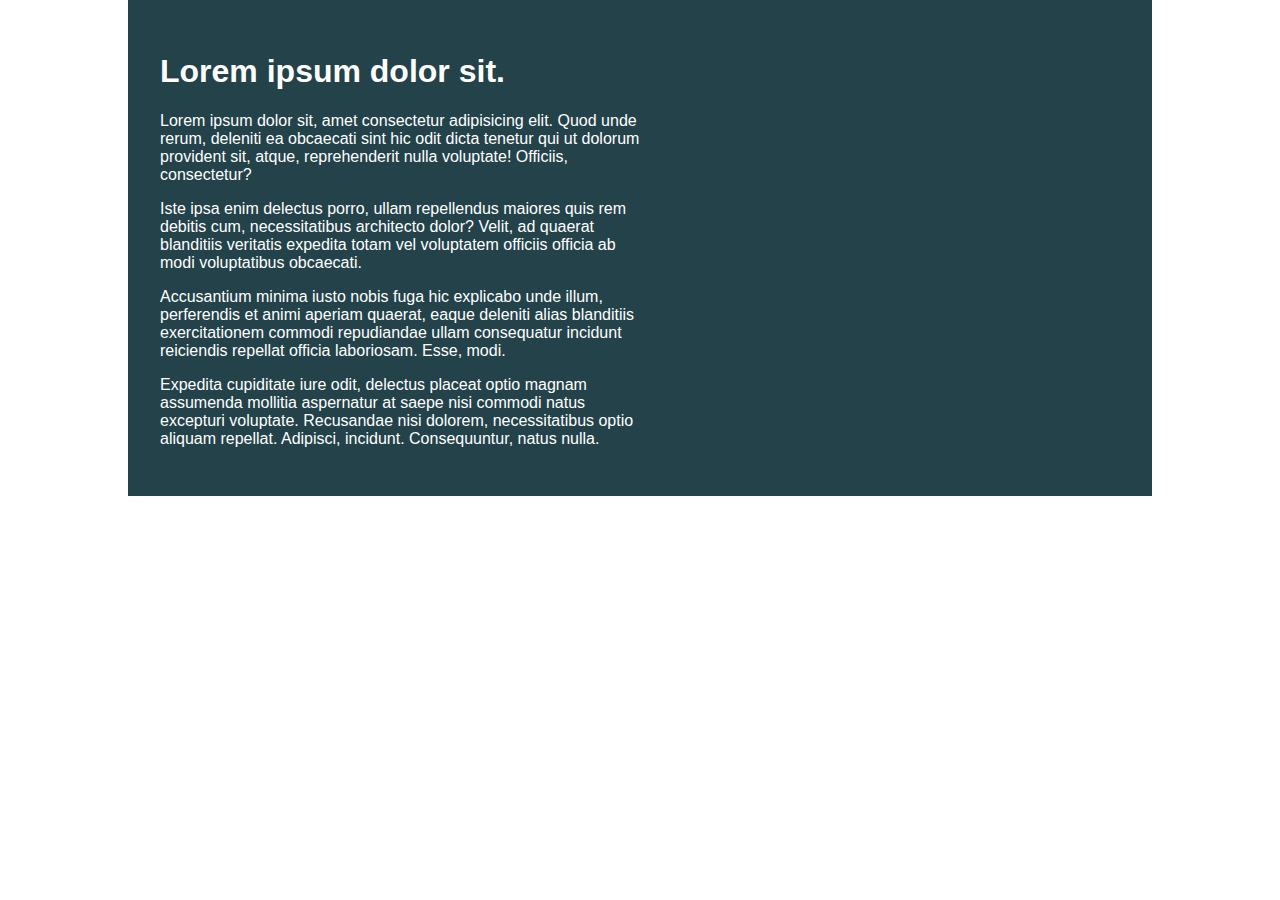
<file: challenge01/index.html>
<!DOCTYPE html>
<html lang="en">

<head>
    <meta charset="UTF-8">
    <meta name="viewport" content="width=device-width, initial-scale=1.0">
    <title>Day 01</title>

    <link rel="stylesheet" href="style.css">
</head>

<body>
    <div class="container">
        <div class="intro-content">
            <h1>Lorem ipsum dolor sit.</h1>
            <p>Lorem ipsum dolor sit, amet consectetur adipisicing elit. Quod unde rerum, deleniti ea obcaecati sint hic
                odit dicta tenetur qui ut dolorum provident sit, atque, reprehenderit nulla voluptate! Officiis,
                consectetur?</p>
            <p>Iste ipsa enim delectus porro, ullam repellendus maiores quis rem debitis cum, necessitatibus architecto
                dolor? Velit, ad quaerat blanditiis veritatis expedita totam vel voluptatem officiis officia ab modi
                voluptatibus obcaecati.</p>
            <p>Accusantium minima iusto nobis fuga hic explicabo unde illum, perferendis et animi aperiam quaerat, eaque
                deleniti alias blanditiis exercitationem commodi repudiandae ullam consequatur incidunt reiciendis
                repellat officia laboriosam. Esse, modi.</p>
            <p>Expedita cupiditate iure odit, delectus placeat optio magnam assumenda mollitia aspernatur at saepe nisi
                commodi natus excepturi voluptate. Recusandae nisi dolorem, necessitatibus optio aliquam repellat.
                Adipisci, incidunt. Consequuntur, natus nulla.</p>
        </div>
    </div>
</body>

</html>
</file>
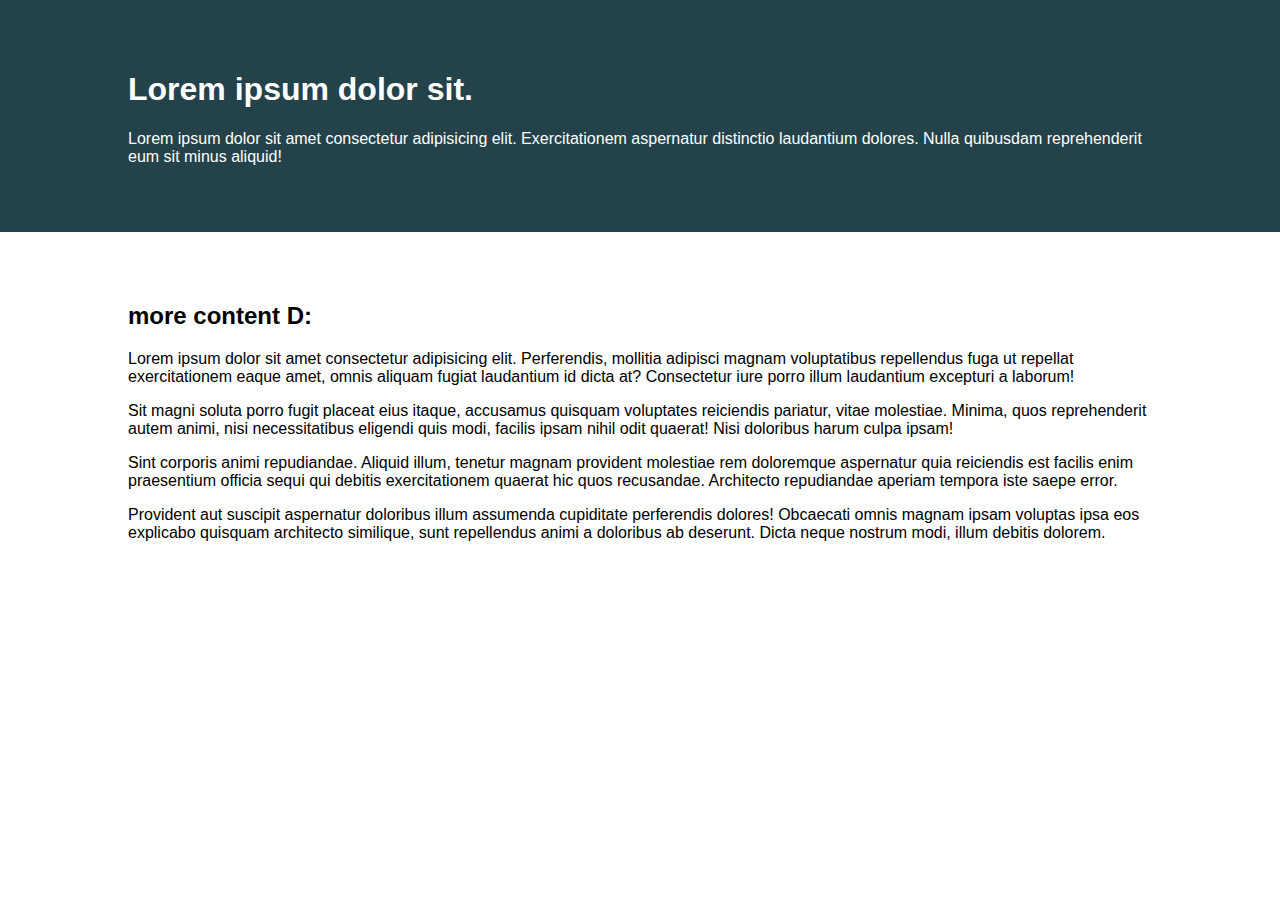
<file: challenge02/index.html>
<!DOCTYPE html>
<html lang="en">

<head>
    <meta charset="UTF-8">
    <meta name="viewport" content="width=device-width, initial-scale=1.0">
    <title>Day 01</title>

    <link rel="stylesheet" href="style.css">
</head>

<body>

    <div class="container">
        <div class="intro-content">
            <h1>Lorem ipsum dolor sit.</h1>
            <p>Lorem ipsum dolor sit amet consectetur adipisicing elit. Exercitationem aspernatur distinctio laudantium
                dolores. Nulla quibusdam reprehenderit eum sit minus aliquid!</p>
        </div>
    </div>

    <div class="more">
        <div class="more-content">
            <h2>more content D:</h2>
            <p>Lorem ipsum dolor sit amet consectetur adipisicing elit. Perferendis, mollitia adipisci magnam
                voluptatibus
                repellendus fuga ut repellat exercitationem eaque amet, omnis aliquam fugiat laudantium id dicta at?
                Consectetur
                iure porro illum laudantium excepturi a laborum!</p>
            <p>Sit magni soluta porro fugit placeat eius itaque, accusamus quisquam voluptates reiciendis pariatur,
                vitae
                molestiae. Minima, quos reprehenderit autem animi, nisi necessitatibus eligendi quis modi, facilis ipsam
                nihil
                odit quaerat! Nisi doloribus harum culpa ipsam!</p>
            <p>Sint corporis animi repudiandae. Aliquid illum, tenetur magnam provident molestiae rem doloremque
                aspernatur
                quia
                reiciendis est facilis enim praesentium officia sequi qui debitis exercitationem quaerat hic quos
                recusandae.
                Architecto repudiandae aperiam tempora iste saepe error.</p>
            <p>Provident aut suscipit aspernatur doloribus illum assumenda cupiditate perferendis dolores! Obcaecati
                omnis
                magnam ipsam voluptas ipsa eos explicabo quisquam architecto similique, sunt repellendus animi a
                doloribus
                ab
                deserunt. Dicta neque nostrum modi, illum debitis dolorem.</p>
        </div>
    </div>

</body>

</html>
</file>
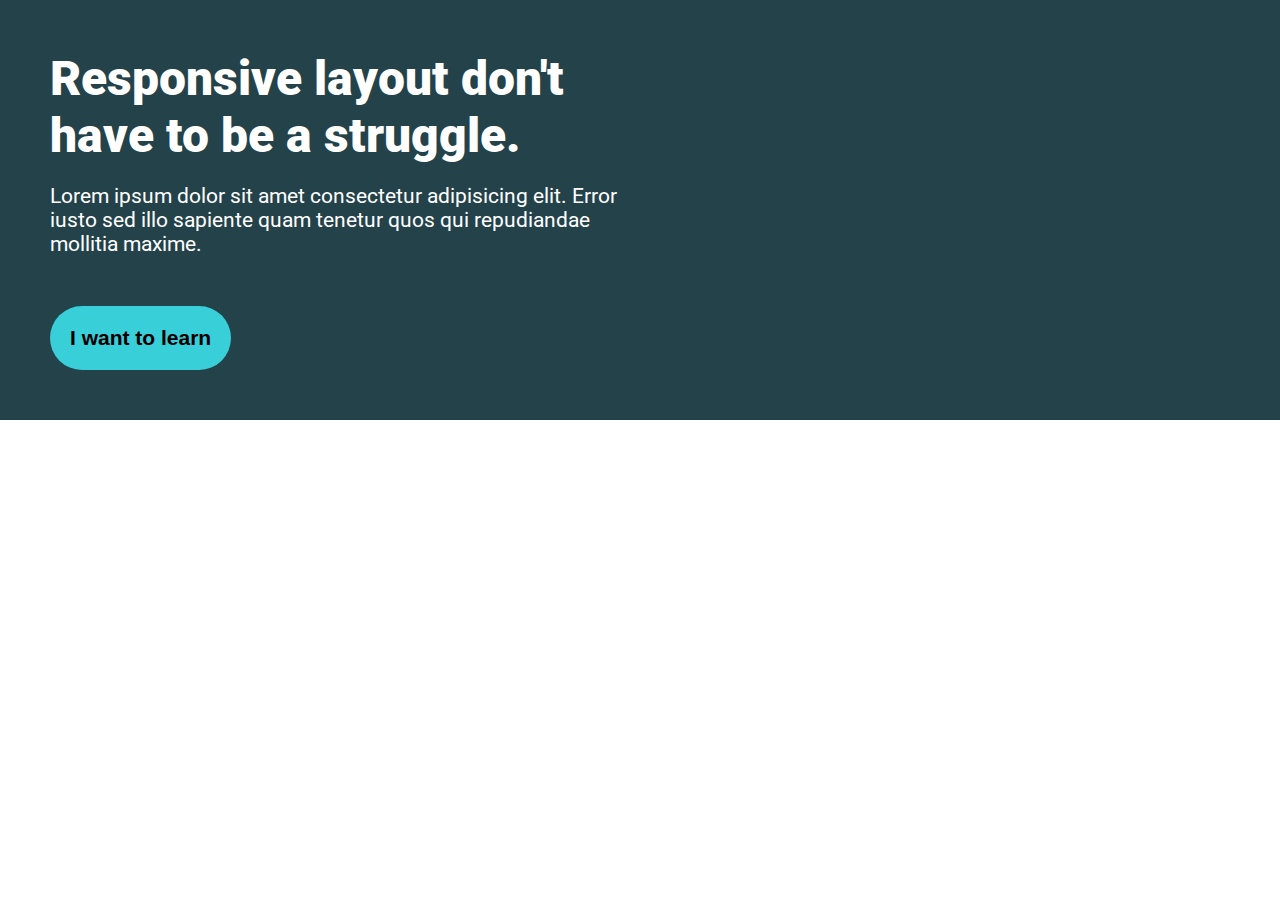
<file: challenge03/index.html>
<!DOCTYPE html>
<html lang="en">

<head>
    <meta charset="UTF-8">
    <meta name="viewport" content="width=device-width, initial-scale=1.0">
    <title>Challange 3</title>

    <link rel="stylesheet" href="style.css">
</head>

<body>
    <div class="background-container">
        <div class="container">
            <h1 class="heading">Responsive layout don't have to be a struggle.</h1>
            <p class="des">Lorem ipsum dolor sit amet consectetur adipisicing elit. Error iusto sed illo sapiente quam
                tenetur quos qui
                repudiandae mollitia maxime.</p>
            <button class="btn">I want to learn</button>
        </div>
    </div>
</body>

</html>
</file>
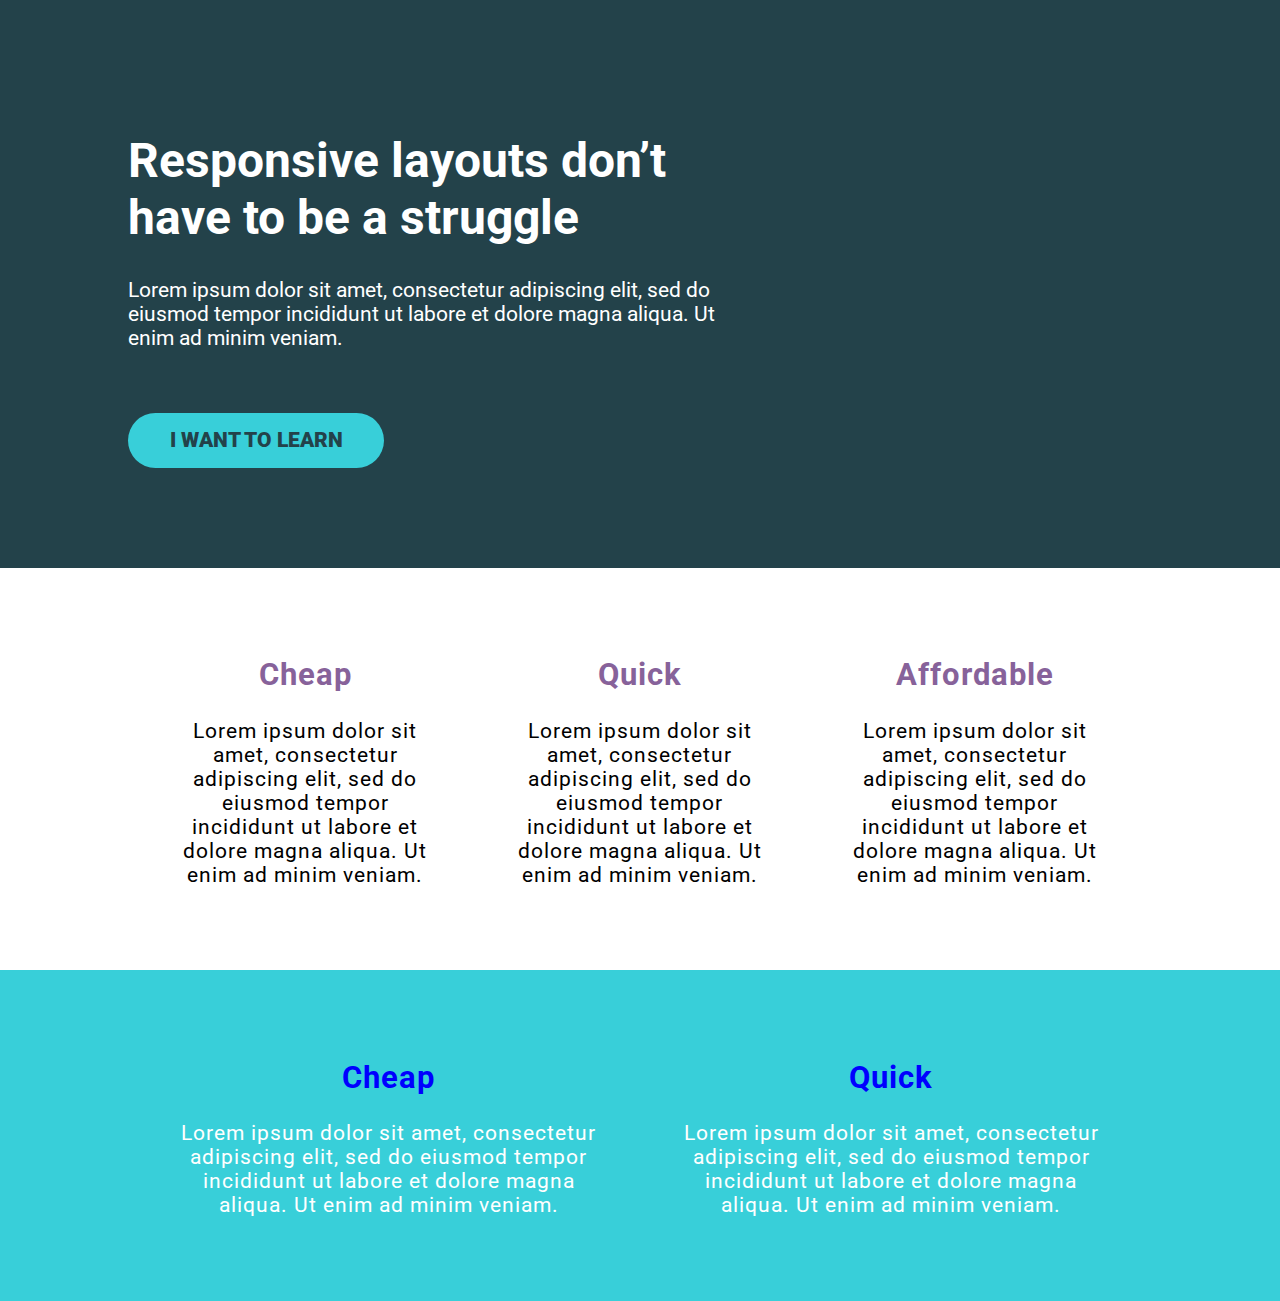
<file: challenge04/index.html>
<!DOCTYPE html>
<html lang="en">

<head>
    <meta charset="UTF-8">
    <meta name="viewport" content="width=device-width, initial-scale=1.0">
    <title>Challenge 04</title>
    <link href="https://fonts.googleapis.com/css2?family=Roboto:wght@400;900&display=swap" rel="stylesheet">
    <link rel="stylesheet" href="style.css">
</head>

<body>
    <div class="hero">
        <div class="container">
            <div class="hero__text">
                <h1>Responsive layouts don’t have to be a struggle</h1>
                <p>Lorem ipsum dolor sit amet, consectetur adipiscing elit, sed do eiusmod tempor incididunt ut labore
                    et dolore magna aliqua. Ut enim ad minim veniam.</p>
                <a href="#" class="btn">I want to learn</a>
            </div>
        </div>
    </div>

    <section class="features">
        <div class="container">
            <div class="row">
                <div class="col">
                    <h2 class="title">Cheap</h2>
                    <p>Lorem ipsum dolor sit amet, consectetur adipiscing elit, sed do eiusmod tempor incididunt ut
                        labore
                        et dolore magna aliqua. Ut enim ad minim veniam.</p>
                </div>
                <div class="col">
                    <h2 class="title">Quick</h2>
                    <p>Lorem ipsum dolor sit amet, consectetur adipiscing elit, sed do eiusmod tempor incididunt ut
                        labore
                        et dolore magna aliqua. Ut enim ad minim veniam.</p>
                </div>
                <div class="col">
                    <h2 class="title">Affordable</h2>
                    <p>Lorem ipsum dolor sit amet, consectetur adipiscing elit, sed do eiusmod tempor incididunt ut
                        labore
                        et dolore magna aliqua. Ut enim ad minim veniam.</p>
                </div>
            </div>
        </div>
    </section>


    <section class="quality">
        <div class="container">
            <div class="row ">

                <div class="col">
                    <h2>Cheap</h2>
                    <p>Lorem ipsum dolor sit amet, consectetur adipiscing elit, sed do eiusmod tempor incididunt ut
                        labore
                        et
                        dolore magna aliqua. Ut enim ad minim veniam.</p>
                </div>
                <div class="col">
                    <h2>Quick</h2>
                    <p>Lorem ipsum dolor sit amet, consectetur adipiscing elit, sed do eiusmod tempor incididunt ut
                        labore
                        et
                        dolore magna aliqua. Ut enim ad minim veniam.</p>
                </div>
            </div>
        </div>
    </section>

</body>

</html>
</file>
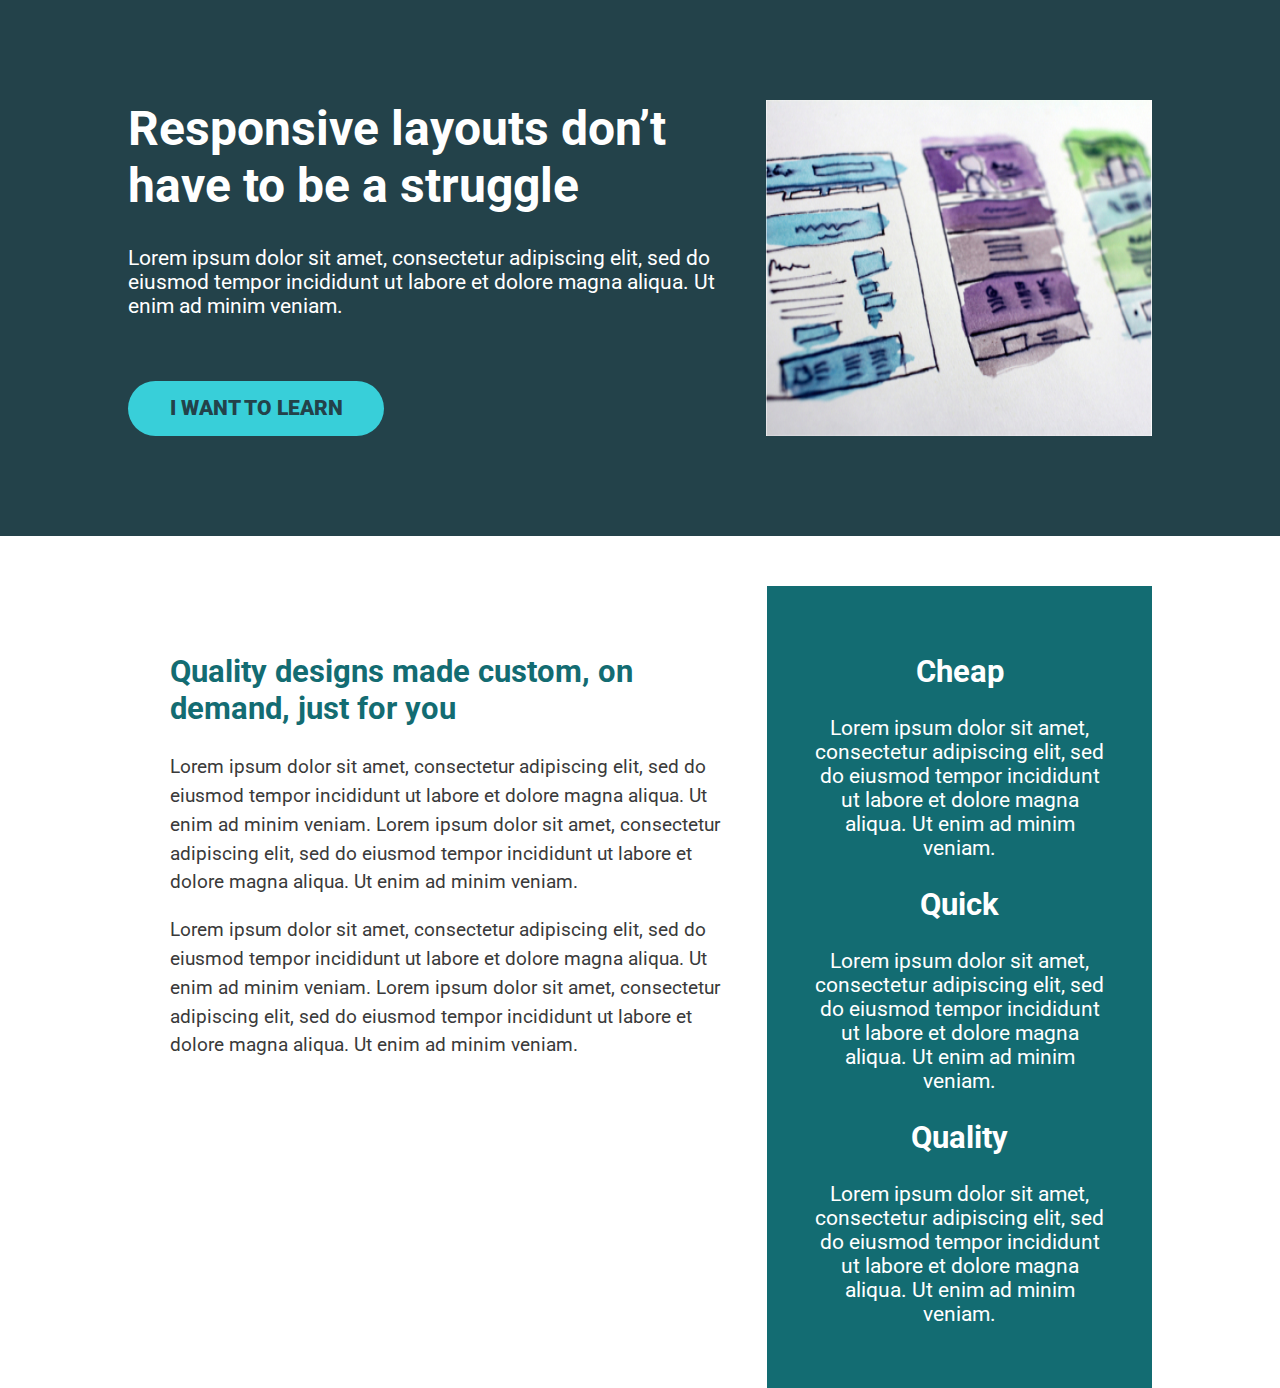
<file: challenge05/index.html>
<!DOCTYPE html>
<html lang="en">

<head>
    <meta charset="UTF-8">
    <meta name="viewport" content="width=device-width, initial-scale=1.0">
    <title>Conquering Rsponsive Layouts</title>
    <link href="https://fonts.googleapis.com/css2?family=Roboto:wght@400;900&display=swap" rel="stylesheet">
    <link rel="stylesheet" href="style.css">
</head>

<body>
    <div class="hero">
        <div class="container row">
            <div class="hero__text">
                <h1>Responsive layouts don’t have to be a struggle</h1>
                <p>Lorem ipsum dolor sit amet, consectetur adipiscing elit, sed do eiusmod tempor incididunt ut labore
                    et dolore magna aliqua. Ut enim ad minim veniam.</p>
                <a href="#" class="btn">I want to learn</a>
            </div>

            <img src="./img/hero-img.jpg" alt="hero-img">
        </div>
    </div>

    <section class="text">
        <div class="container row">

            <div class="text__left">
                <h2> Quality designs made custom, on demand, just for you</h2>

                <p>
                    Lorem ipsum dolor sit amet, consectetur adipiscing elit, sed do eiusmod tempor incididunt ut labore
                    et
                    dolore magna
                    aliqua. Ut enim ad minim veniam. Lorem ipsum dolor sit amet, consectetur adipiscing elit, sed do
                    eiusmod
                    tempor
                    incididunt ut labore et dolore magna aliqua. Ut enim ad minim veniam.
                </p>

                <p>
                    Lorem ipsum dolor sit amet, consectetur adipiscing elit, sed do eiusmod tempor incididunt ut labore
                    et
                    dolore magna
                    aliqua. Ut enim ad minim veniam. Lorem ipsum dolor sit amet, consectetur adipiscing elit, sed do
                    eiusmod
                    tempor
                    incididunt ut labore et dolore magna aliqua. Ut enim ad minim veniam.
                </p>
            </div>

            <div class="text__right">

                <div class="col-one">
                    <h2> Cheap</h2>
                    <p> Lorem ipsum dolor sit amet, consectetur adipiscing elit, sed do eiusmod tempor incididunt ut
                        labore
                        et
                        dolore magna
                        aliqua. Ut enim ad minim veniam.
                    </p>
                </div>

                <div class="col-two">
                    <h2> Quick</h2>
                    <p>
                        Lorem ipsum dolor sit amet, consectetur adipiscing elit, sed do eiusmod tempor incididunt ut
                        labore
                        et
                        dolore magna
                        aliqua. Ut enim ad minim veniam.
                    </p>
                </div>

                <div class="col-three">
                    <h2> Quality</h2>
                    <p>
                        Lorem ipsum dolor sit amet, consectetur adipiscing elit, sed do eiusmod tempor incididunt ut
                        labore
                        et
                        dolore magna
                        aliqua. Ut enim ad minim veniam.
                    </p>
                </div>
            </div>
        </div>
    </section>


</body>

</html>
</file>
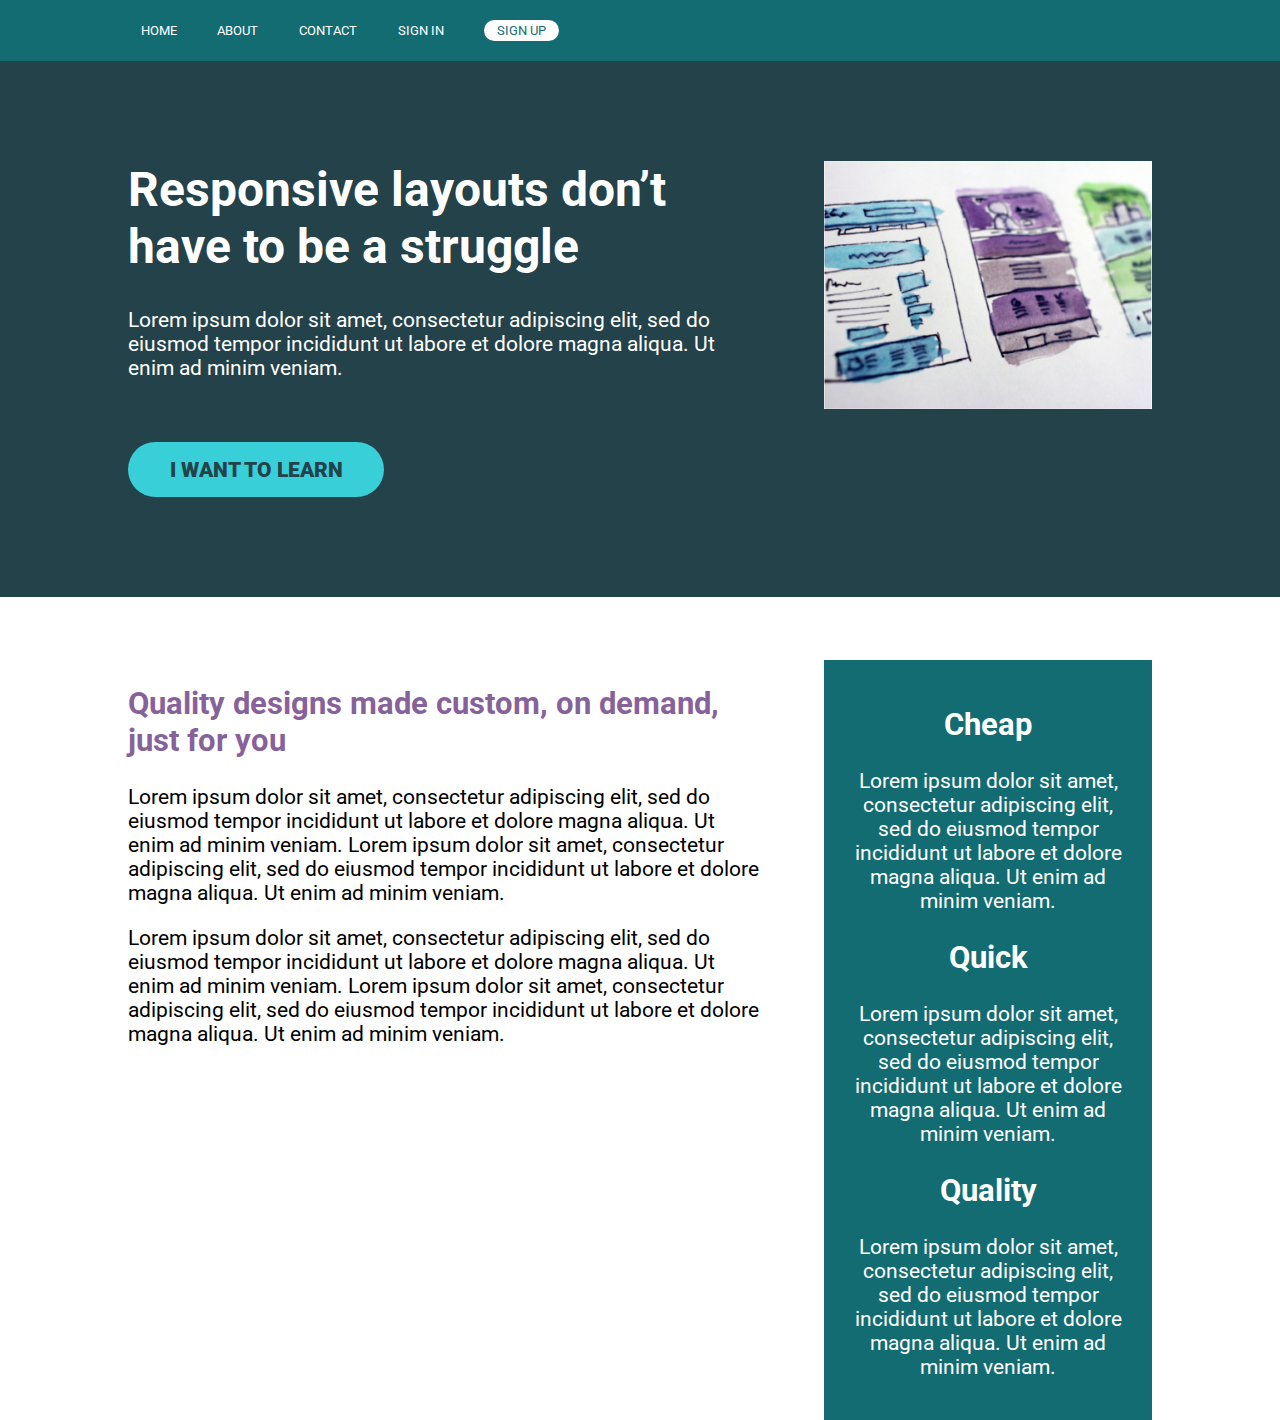
<file: challenge06 nav/index.html>
<!DOCTYPE html>
<html lang="en">

<head>
    <meta charset="UTF-8">
    <meta name="viewport" content="width=device-width, initial-scale=1.0">
    <title>Conquering Responsive Layouts</title>
    <link href="https://fonts.googleapis.com/css2?family=Roboto:wght@400;900&display=swap" rel="stylesheet">
    <link rel="stylesheet" href="style.css">
</head>

<body>
    <header>
        <nav class="nav">
            <div class="container">
                <ul class="nav__list">
                    <li class="nav__item"><a href="#" class="nav__link">Home</a></li>
                    <li class="nav__item"><a href="#" class="nav__link">About</a></li>
                    <li class="nav__item"><a href="#" class="nav__link">Contact</a></li>
                    <li class="nav__item"><a href="#" class="nav__link">Sign In</a></li>
                    <li class="nav__item"><a href="#" class="nav__link nav__link--button">Sign up</a></li>
                </ul>
            </div>
        </nav>
    </header>

    <section class="hero">
        <div class="container row">
            <div class="hero__text">
                <h1>Responsive layouts don’t have to be a struggle</h1>
                <p>Lorem ipsum dolor sit amet, consectetur adipiscing elit, sed do eiusmod tempor incididunt ut labore
                    et dolore magna aliqua. Ut enim ad minim veniam.</p>
                <a href="#" class="btn">I want to learn</a>
            </div>
            <img src="img/hero-img.jpg" alt="UX design sketches" class="hero__img">
        </div>
    </section>

    <main class="main container row">
        <section class="primary-content">
            <h2 class="section-title">Quality designs made custom, on demand, just for you</h2>
            <p>Lorem ipsum dolor sit amet, consectetur adipiscing elit, sed do eiusmod tempor incididunt ut labore et
                dolore magna aliqua. Ut enim ad minim veniam. Lorem ipsum dolor sit amet, consectetur adipiscing elit,
                sed do eiusmod tempor incididunt ut labore et dolore magna aliqua. Ut enim ad minim veniam.</p>
            <p>Lorem ipsum dolor sit amet, consectetur adipiscing elit, sed do eiusmod tempor incididunt ut labore et
                dolore magna aliqua. Ut enim ad minim veniam. Lorem ipsum dolor sit amet, consectetur adipiscing elit,
                sed do eiusmod tempor incididunt ut labore et dolore magna aliqua. Ut enim ad minim veniam.</p>
        </section>
        <aside class="sidebar">
            <h2 class="sidebar-title">Cheap</h2>
            <p>Lorem ipsum dolor sit amet, consectetur adipiscing elit, sed do eiusmod tempor incididunt ut labore et
                dolore magna aliqua. Ut enim ad minim veniam.</p>

            <h2 class="sidebar-title">Quick</h2>
            <p>Lorem ipsum dolor sit amet, consectetur adipiscing elit, sed do eiusmod tempor incididunt ut labore et
                dolore magna aliqua. Ut enim ad minim veniam.</p>

            <h2 class="sidebar-title">Quality</h2>
            <p>Lorem ipsum dolor sit amet, consectetur adipiscing elit, sed do eiusmod tempor incididunt ut labore et
                dolore magna aliqua. Ut enim ad minim veniam.</p>
        </aside>
    </main>



</body>

</html>
</file>
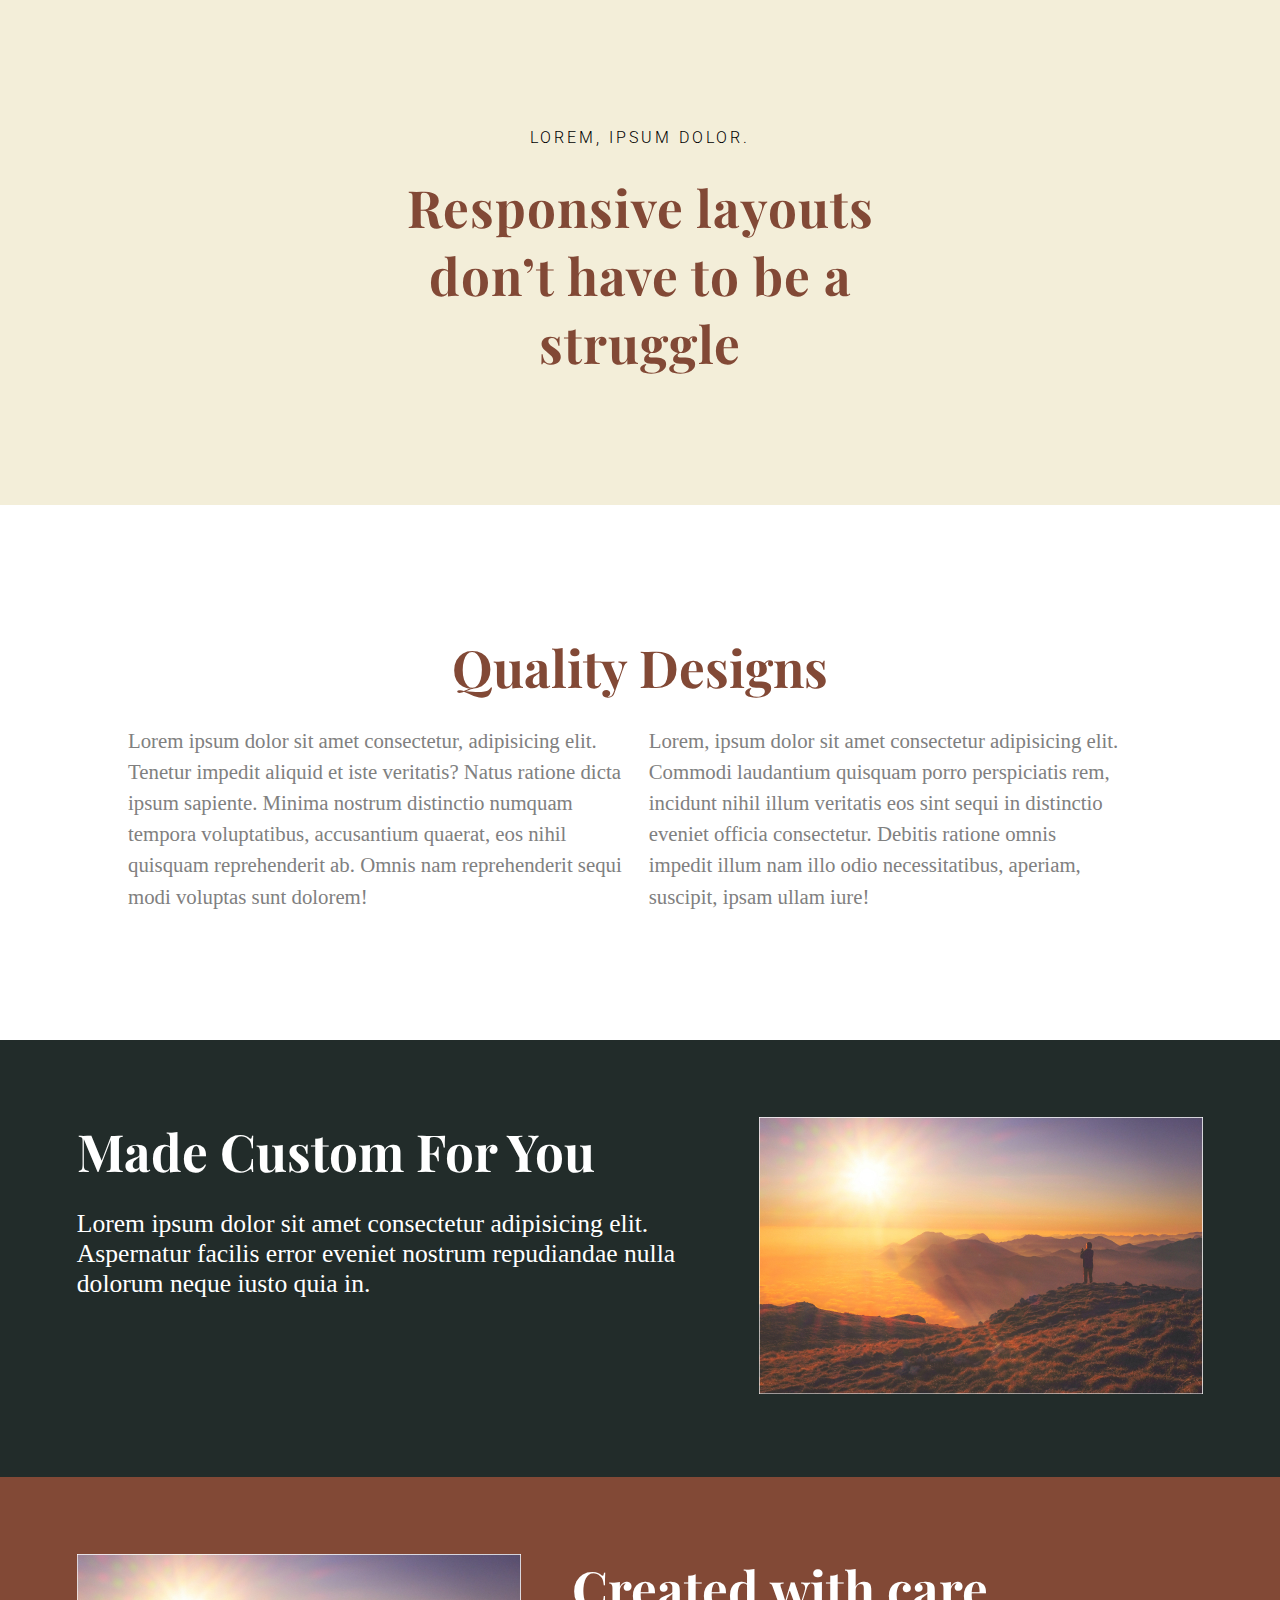
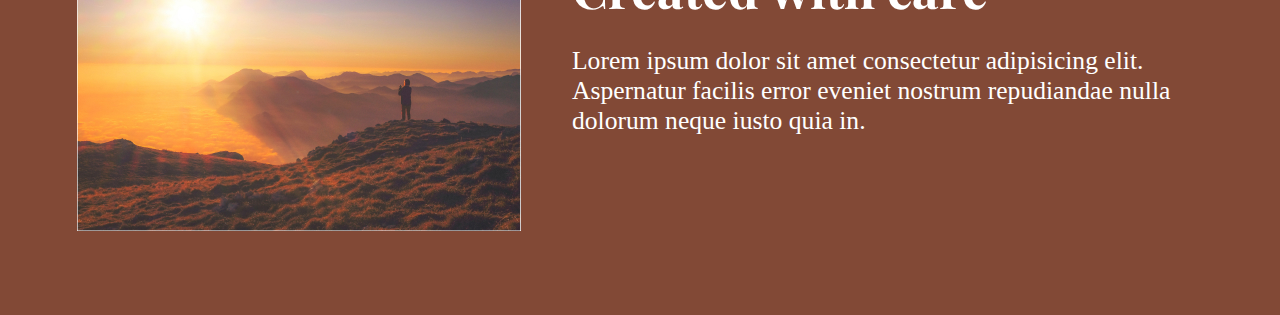
<file: challenge07 flexbox/index.html>
<!DOCTYPE html>
<html lang="en">

<head>
  <meta charset="UTF-8">
  <meta http-equiv="X-UA-Compatible" content="IE=edge">
  <meta name="viewport" content="width=device-width, initial-scale=1.0">
  <title>FlexBox Challenge07</title>

  <!-- CSS Link -->
  <link rel="stylesheet" href="./assets/css/styles.css">
</head>

<body>
  <main>

    <!-- Hero Section -->
    <section class="hero">
      <div class="container">
        <div class="hero__wrapper">
          <p class="hero__text">Lorem, ipsum dolor.</p>
          <h1 class="hero__title"> Responsive layouts don’t
            have to be a struggle</h1>
        </div>
      </div>
    </section>


    <!-- Features Section -->
    <section class="features">
      <div class="container">
        <div class="features__wrapper">

          <h1 class="heading--primary co-brown">
            Quality Designs
          </h1>

          <div class="row">

            <div class="features__one">
              <p>Lorem ipsum dolor sit amet consectetur, adipisicing elit. Tenetur impedit aliquid et iste veritatis?
                Natus ratione dicta ipsum sapiente. Minima nostrum distinctio numquam tempora voluptatibus, accusantium
                quaerat, eos nihil quisquam reprehenderit ab. Omnis nam reprehenderit sequi modi voluptas sunt dolorem!
              </p>
            </div>

            <div class="features__two">
              <p>Lorem, ipsum dolor sit amet consectetur adipisicing elit. Commodi laudantium quisquam porro
                perspiciatis rem, incidunt nihil illum veritatis eos sint sequi in distinctio eveniet officia
                consectetur. Debitis ratione omnis impedit illum nam illo odio necessitatibus, aperiam, suscipit, ipsam
                ullam iure!</p>
            </div>
          </div>

        </div>

      </div>

    </section>


    <section class="promote">
      <div class="container row">
        <div class="col">

          <div class="promote__title">
            <h1 class="heading--primary">
              Made Custom For You
            </h1>
          </div>

          <div class="promote__decription">
            <p>Lorem ipsum dolor sit amet consectetur adipisicing elit. Aspernatur facilis error eveniet nostrum
              repudiandae nulla dolorum neque iusto quia in.</p>
          </div>
        </div>

        <div class="col">
          <div class="promote__image">
            <img src="images/image-01.jpg" alt="Sunset Picture">
          </div>
        </div>

      </div>

    </section>



    <section class="cta">
      <div class="container row">


        <div class="col">
          <div class="cta__image">
            <img src="images/image-01.jpg" alt="Sunset Picture">
          </div>
        </div>

        <div class="col">

          <div class="cta__title">
            <h1 class="heading--primary">
              Created with care
            </h1>
          </div>

          <div class="cta__decription">
            <p>Lorem ipsum dolor sit amet consectetur adipisicing elit. Aspernatur facilis error eveniet nostrum
              repudiandae nulla dolorum neque iusto quia in.</p>
          </div>
        </div>



      </div>



    </section>

  </main>



</body>

</html>
</file>
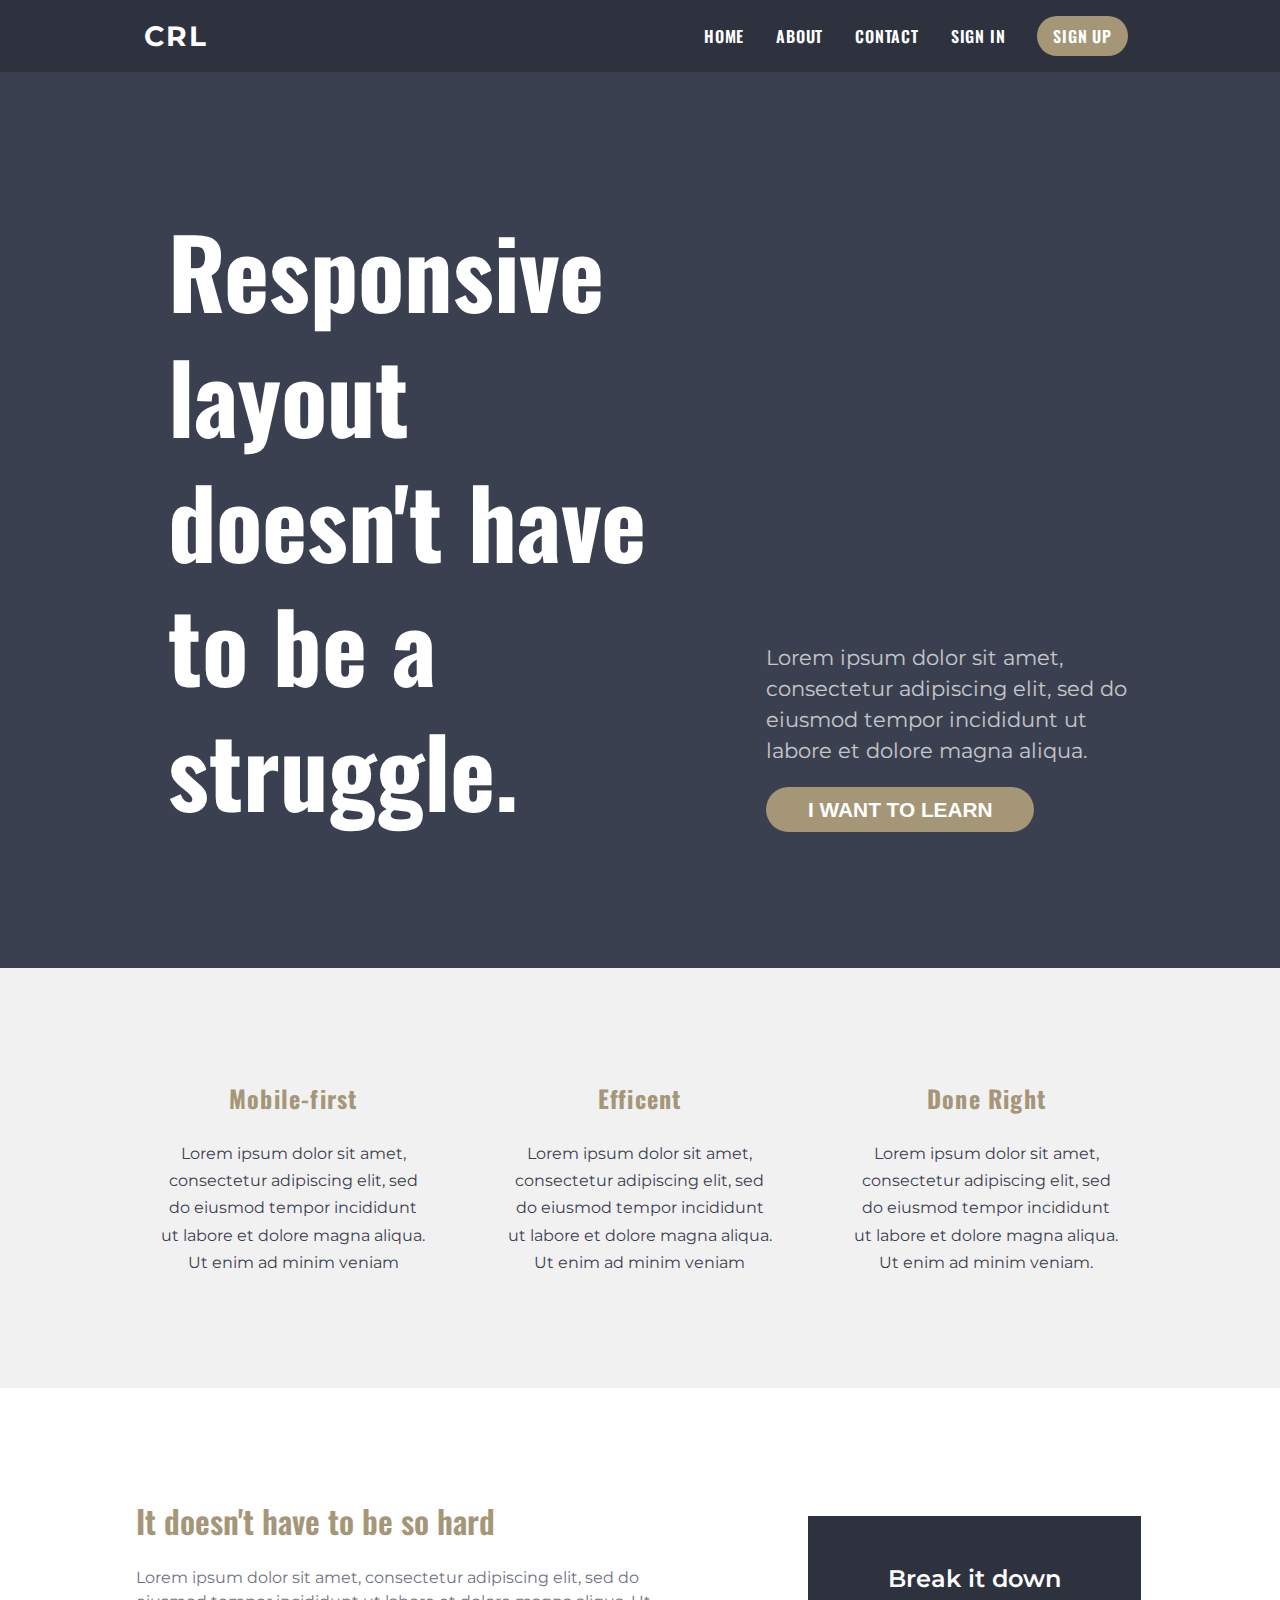
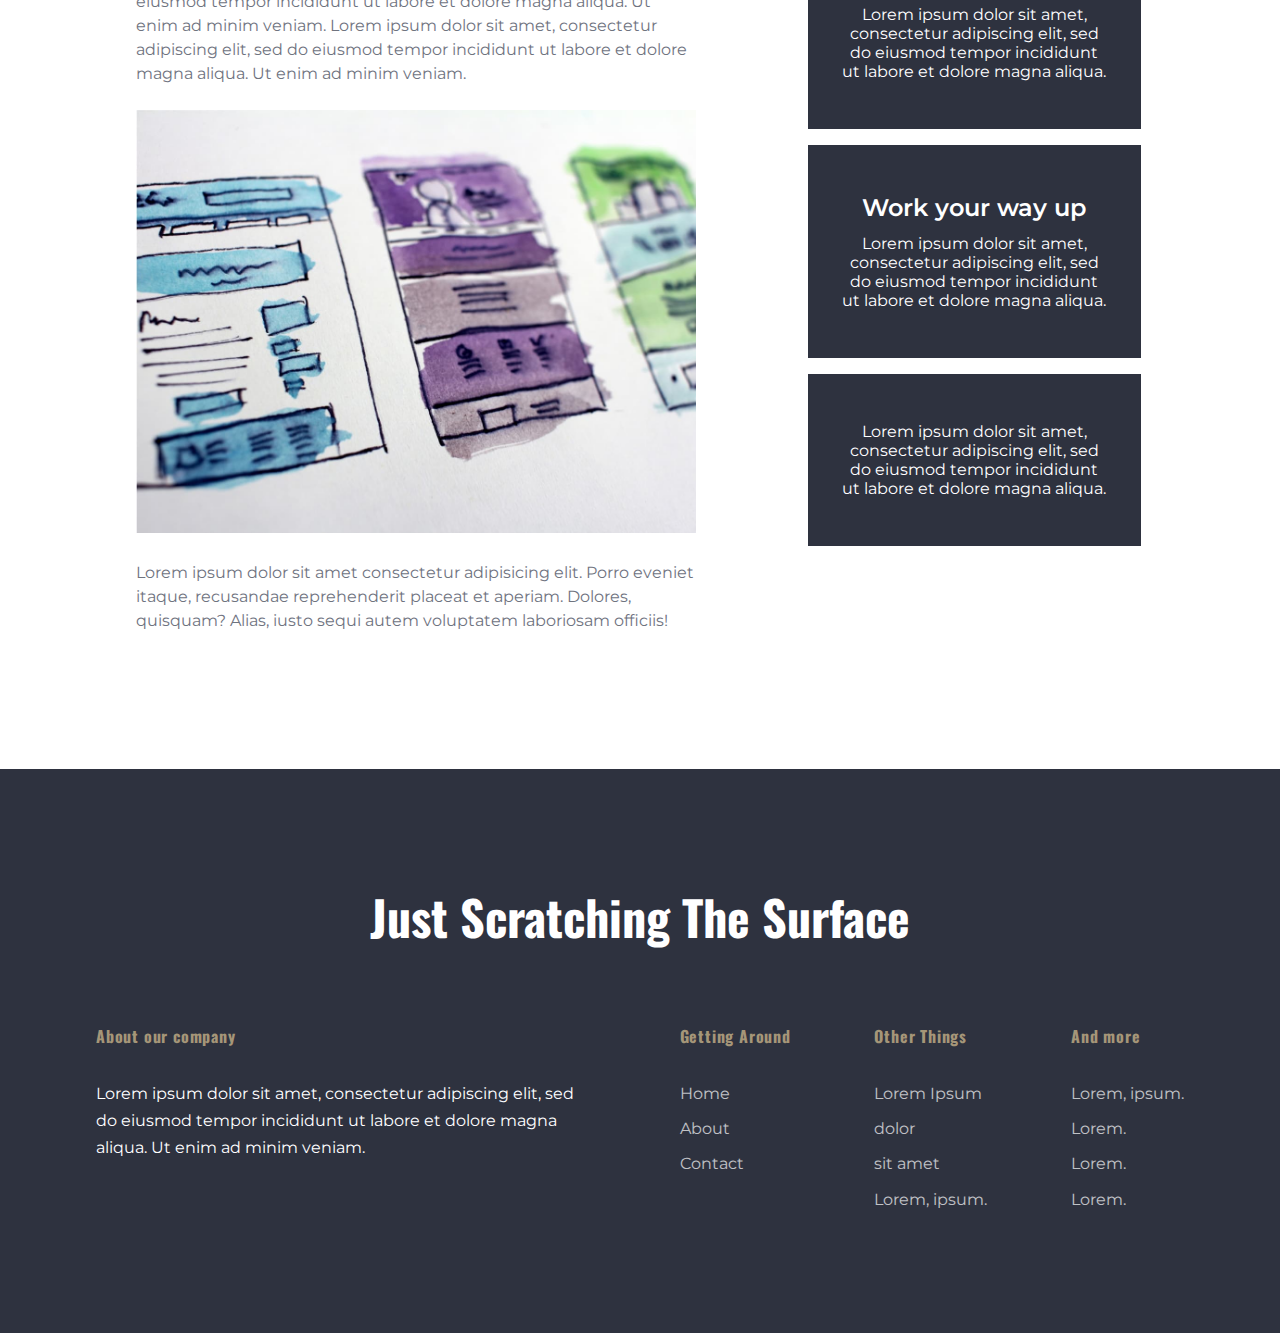
<file: Final challenge/index.html>
<!DOCTYPE html>
<html lang="en">

<head>
  <meta charset="UTF-8">
  <meta http-equiv="X-UA-Compatible" content="IE=edge">
  <meta name="viewport" content="width=device-width, initial-scale=1.0">
  <title>21 Days Final Challenge </title>

  <link rel="stylesheet" href="./assets/css/app.css">
</head>

<body>

  <header class="nav">
    <div class="container">
      <div class="row">

        <div class="nav__icon">
          <h3>CRL</h3>
        </div>

        <div>
          <ul class=" nav__item">
            <li><a href="##">Home</a></li>
            <li><a href="#">About</a></li>
            <li><a href="#">Contact</a></li>
            <li><a href="#">Sign In</a></li>
            <li><a class="sign-up" href="#">Sign Up</a></li>
          </ul>
        </div>

      </div>
    </div>
  </header>

  <section class="hero">
    <div class="container">
      <div class="row">
        <div class="hero__title">
          <h1> Responsive layout doesn't have to be a struggle.</h1>
        </div>

        <div class="hero__description">
          <p> Lorem ipsum dolor sit amet, consectetur
            adipiscing elit, sed do eiusmod tempor
            incididunt ut labore et dolore magna aliqua.
          </p>

          <button class="btn-primary">I WANT TO LEARN</button>
        </div>
      </div>
    </div>
  </section>

  <section class="features">
    <div class="container">
      <div class="row">

        <div class="features__item">
          <h2 class="features__title">Mobile-first</h2>
          <p class="features__des">Lorem ipsum dolor sit amet,
            consectetur adipiscing elit, sed do
            eiusmod tempor incididunt ut
            labore et dolore magna aliqua. Ut
            enim ad minim veniam</p>
        </div>



        <div class="feature__item">
          <h2 class="features__title">Efficent</h2>
          <p class="features__des">Lorem ipsum dolor sit amet,
            consectetur adipiscing elit, sed do
            eiusmod tempor incididunt ut
            labore et dolore magna aliqua. Ut
            enim ad minim veniam</p>
        </div>


        <div class="feature__item">
          <h2 class="features__title">Done Right </h2>
          <p class="features__des">Lorem ipsum dolor sit amet,
            consectetur adipiscing elit, sed do
            eiusmod tempor incididunt ut
            labore et dolore magna aliqua. Ut
            enim ad minim veniam.</p>
        </div>
      </div>
    </div>
  </section>


  <section class="article">
    <div class="container">
      <div class="row">


        <div class="article__content">
          <h2 class="article__title">It doesn't have to be so hard</h2>

          <p>Lorem ipsum dolor sit amet, consectetur adipiscing elit, sed do
            eiusmod tempor incididunt ut labore et dolore magna aliqua. Ut
            enim ad minim veniam. Lorem ipsum dolor sit amet, consectetur
            adipiscing elit, sed do eiusmod tempor incididunt ut labore et
            dolore magna aliqua. Ut enim ad minim veniam.
          </p>

          <img class="article__img" src="./assets/img/books.jpg" alt="article-img" height="400" width="600"
            loading="lazy">

          <p>Lorem ipsum dolor sit amet consectetur adipisicing elit. Porro eveniet itaque, recusandae reprehenderit
            placeat et aperiam. Dolores, quisquam? Alias, iusto sequi autem voluptatem laboriosam officiis!</p>

        </div>


        <div class="article__table">

          <div class="article__box">
            <h3 class="article__box--title">
              Break it down
            </h3>
            <p class="article__description">Lorem ipsum dolor sit amet,
              consectetur adipiscing elit, sed do
              eiusmod tempor incididunt ut
              labore et dolore magna aliqua.</p>
          </div>

          <div class="article__box">
            <h3 class="article__box--title">
              Work your way up
            </h3>

            <p class="article__description">Lorem ipsum dolor sit amet,
              consectetur adipiscing elit, sed do
              eiusmod tempor incididunt ut
              labore et dolore magna aliqua.</p>
          </div>

          <div class="article__box">

            <p class="article__description">Lorem ipsum dolor sit amet,
              consectetur adipiscing elit, sed do
              eiusmod tempor incididunt ut
              labore et dolore magna aliqua.</p>
          </div>

        </div>
      </div>
    </div>
  </section>

  <footer class="footer">
    <div class="container">
      <div class="row">
        <h1 class="footer__title"> Just Scratching The Surface</h1>
      </div>

      <div class="navigation">
        <div class="row">

          <div class="footer__item">
            <div class="footer__heading">
              <h4>About our company</h4>
            </div>

            <div class="footer__text">
              <p>Lorem ipsum dolor sit amet, consectetur adipiscing
                elit, sed do eiusmod tempor incididunt ut labore et
                dolore magna aliqua. Ut enim ad minim veniam.</p>
            </div>
          </div>

          <div class="footer__item">
            <div class="footer__heading">
              <h4>Getting Around</h4>
            </div>

            <div class="footer__text">
              <ul>
                <li><a href="#">Home</a></li>
                <li><a href="#"> About</a></li>
                <li><a href="#"> Contact</a></li>
              </ul>
            </div>
          </div>


          <div class="footer__item">
            <div class="footer__heading">
              <h4>Other Things</h4>
            </div>

            <div class="footer__text">
              <ul>
                <li><a href="#">Lorem Ipsum</a></li>
                <li><a href="#">dolor </a></li>
                <li><a href="#">sit amet</a></li>
                <li><a href="#">Lorem, ipsum.</a></li>
              </ul>
            </div>

          </div>


          <div class="footer__item">
            <div class="footer__heading">
              <h4>And more</h4>
            </div>

            <div class="footer__text">
              <ul>
                <li><a href="#">Lorem, ipsum. </a></li>
                <li><a href="#">Lorem.</a></li>
                <li><a href="#">Lorem.</a></li>
                <li><a href="#">Lorem.</a></li>
              </ul>
            </div>

          </div>


        </div>
      </div>
    </div>
  </footer>



</body>

</html>
</file>
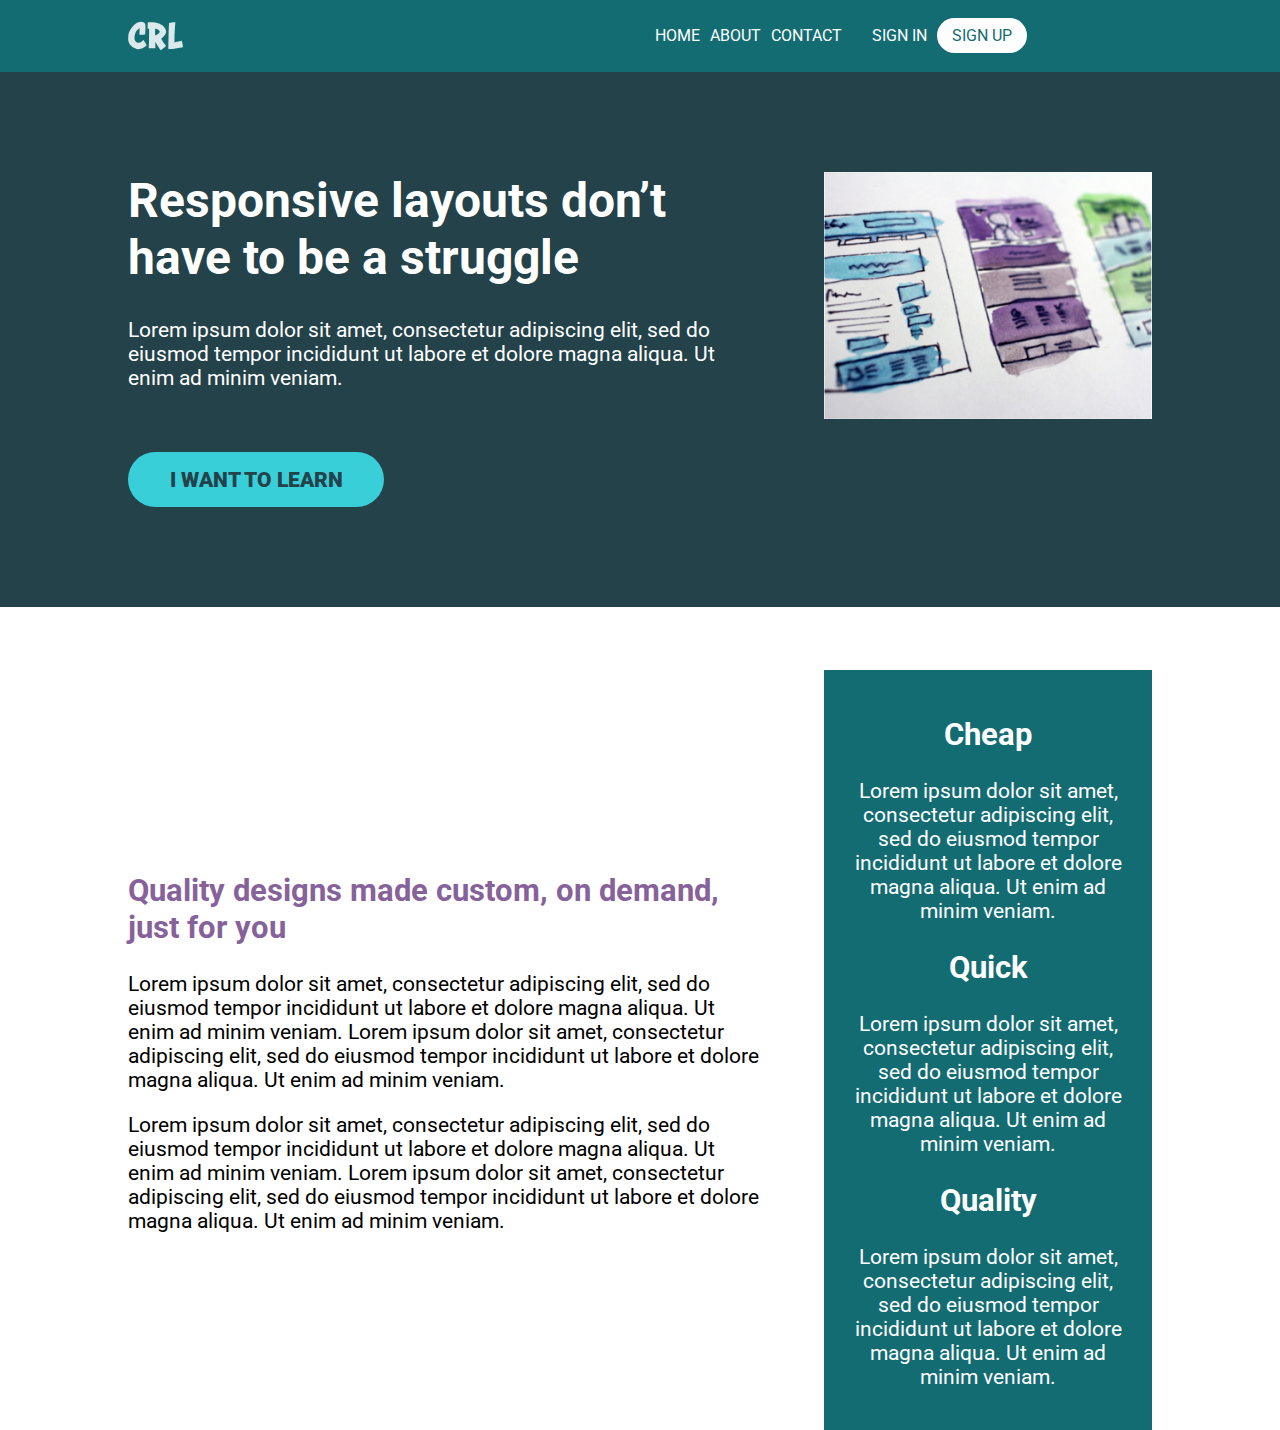
<file: nav-challenge/index.html>
<!DOCTYPE html>
<html lang="en">
<head>
    <meta charset="UTF-8">
    <meta name="viewport" content="width=device-width, initial-scale=1.0">
    <title>Conquering Responsive Layouts</title>
    <link href="https://fonts.googleapis.com/css2?family=Roboto:wght@400;900&display=swap" rel="stylesheet"> 
    <link rel="stylesheet" href="style.css">
</head>
<body>
    <header> 
        <div class="container row">
            <button class="nav-toggle" aria-label="open navigation">
                <span class="hamburger"></span>
            </button>
            <a class="logo" href="#">
                <img src="img/logo.svg" alt="conquering responsive layouts">
            </a>
            <nav class="nav">
                <ul class="nav__list nav__list--primary">
                    <li class="nav__item"><a href="#" class="nav__link">Home</a></li>
                    <li class="nav__item"><a href="#" class="nav__link">About</a></li>
                    <li class="nav__item"><a href="#" class="nav__link">Contact</a></li>
                </ul>
                <ul class="nav__list nav__list--secondary">
                    <li class="nav__item"><a href="#" class="nav__link">Sign In</a></li>
                    <li class="nav__item"><a href="#" class="nav__link nav__link--button">Sign up</a></li>
                </ul>
            </nav>
        </div>
    </header>
    
    <section class="hero">
        <div class="container row">
            <div class="hero__text">
                <h1>Responsive layouts don’t have to be a struggle</h1>
                <p>Lorem ipsum dolor sit amet, consectetur adipiscing elit, sed do eiusmod tempor incididunt ut labore et dolore magna aliqua. Ut enim ad minim veniam.</p>
                <a href="#" class="btn">I want to learn</a>
            </div>
            <img src="img/hero-img.jpg" alt="UX design sketches" class="hero__img">
        </div>
    </section> 

    <main class="main container row">
            <section class="primary-content">
                <h2 class="section-title">Quality designs made custom, on demand, just for you</h2>
                <p>Lorem ipsum dolor sit amet, consectetur adipiscing elit, sed do eiusmod tempor incididunt ut labore et dolore magna aliqua. Ut enim ad minim veniam. Lorem ipsum dolor sit amet, consectetur adipiscing elit, sed do eiusmod tempor incididunt ut labore et dolore magna aliqua. Ut enim ad minim veniam.</p>
                <p>Lorem ipsum dolor sit amet, consectetur adipiscing elit, sed do eiusmod tempor incididunt ut labore et dolore magna aliqua. Ut enim ad minim veniam. Lorem ipsum dolor sit amet, consectetur adipiscing elit, sed do eiusmod tempor incididunt ut labore et dolore magna aliqua. Ut enim ad minim veniam.</p>
            </section>
            <aside class="sidebar">
                <h2 class="sidebar-title">Cheap</h2>
                <p>Lorem ipsum dolor sit amet, consectetur adipiscing elit, sed do eiusmod tempor incididunt ut labore et dolore magna aliqua. Ut enim ad minim veniam.</p>

                <h2 class="sidebar-title">Quick</h2>
                <p>Lorem ipsum dolor sit amet, consectetur adipiscing elit, sed do eiusmod tempor incididunt ut labore et dolore magna aliqua. Ut enim ad minim veniam.</p>

                <h2 class="sidebar-title">Quality</h2>
                <p>Lorem ipsum dolor sit amet, consectetur adipiscing elit, sed do eiusmod tempor incididunt ut labore et dolore magna aliqua. Ut enim ad minim veniam.</p>
            </aside>
    </main>

    <script src="main.js"></script>

</body>
</html>
</file>
<file: challenge01/style.css>
/* INSTRUCTIONS
 *
 * 1) Limit the total width of
 *    the .intro-conent to about half
 *    of it's parent
 *
 * 2) Stop the text from overflowing
 *    out the bottom at small screen
 *    widths
 *
 * You may modify the HTML if needed
 *
 */

* {
  box-sizing: border-box;
}

body {
  margin: 0;
  font-family: sans-serif;
}

.container {
  background: #23424a;
  color: white;

  width: 80%;
  margin: 0 auto;

  padding: 2em;
}

.intro-content {
  width: 50%;
}
</file>
<file: challenge02/style.css>
/* INSTRUCTIONS
 *
 * 1) Keep the text inside .intro-content
 *    in the same place, but have the background
 *    extend from one side of the viewport
 *    to the other, no matter how wide or narrow
 *    the browser is.
 *
 * 2) Limit the maximum width of the text in the
 *    bottom area.
 *
 * You may modify the HTML if needed
 * (you probably should for this challenge)
 *
 */

* {
  box-sizing: border-box;
}

body {
  margin: 0;
  font-family: sans-serif;
}

.container {
  width: 100%;
  background: #23424a;
  color: white;
  padding: 50px 0;
}

.intro-content {
  width: 80%;
  margin: 0 auto;
}

.more {
  width: 100%;
}

.more-content {
  width: 80%;
  margin: 0 auto;
  padding: 50px 0;
}
</file>
<file: challenge03/style.css>
@import url("https://fonts.googleapis.com/css2?family=Roboto:wght@400;700;900&display=swap");

* {
  padding: 0;
  margin: 0;
  box-sizing: border-box;
}

body {
  font-family: "Roboto", sans-serif;
}

.background-container {
  background-color: #23424a;
  color: #fff;
  width: 100%;
  padding: 50px;
}

.container {
  width: 50%;
}

.heading {
  font-weight: 900;
  font-size: 3rem;
}

.des {
  font-weight: 400;
  font-size: 21px;
  margin: 20px 0 50px 0;
}

.btn {
  font-weight: 700;
  font-size: 21px;
  background-color: #38cfd9;
  padding: 20px;
  border-radius: 50px;
  border: none;
}

@media (max-width: 360px) {
  .container {
    width: 100%;
    text-align: center;
  }
}
</file>
<file: challenge04/style.css>
*,
*::before,
*::after {
  box-sizing: border-box;
}

body {
  margin: 0;
  font-family: "Roboto", sans-serif;
  font-size: 1.3rem;
}

h1 {
  font-size: 3rem;
}

.container {
  width: 80%;
  max-width: 1100px;
  margin: 0 auto;
}

.row {
  /* display: flex => flex container */
  display: flex;
  /* can't use yet */
  /* gap: 100px; */
}

.col {
  /* these are now flex items */
  width: 100%;
}

.col + .col {
  margin-left: 5rem;
}

.title {
  color: #87629a;
}
.hero {
  padding: 100px 0;
  background-color: #23424a;
  color: #fff;
}

.hero__text {
  width: 60%;
}

.hero p {
  margin-bottom: 3em;
}

.features {
  padding: 3em;
  text-align: center;
  letter-spacing: 1px;
}

.quality {
  background-color: #38cfd9;
  color: #fff;
  text-align: center;
  padding: 3em;
  letter-spacing: 1px;
}

.quality h2 {
  color: blue;
}

.btn {
  display: inline-block;
  text-decoration: none;
  text-transform: uppercase;
  color: #23424a;
  font-weight: 900;
  background-color: #38cfd9;
  padding: 0.75em 2em;
  border-radius: 100px;
}

.btn:hover,
.btn:focus {
  opacity: 0.75;
}
</file>
<file: challenge05/style.css>
/* 
////// For this challenge ///////

- All text is in the text.md file

// Requirements
1. Refer to the design specs for the
   overall layout 
2. The image should line up with
   the sidebar in the section
   below

*/

*,
*::before,
*::after {
  box-sizing: border-box;
}

body {
  margin: 0;
  font-family: "Roboto", sans-serif;
  font-size: 1.3rem;
}

img {
  max-width: 100%;
}

h1 {
  font-size: 3rem;
  margin-top: 0;
}

.container {
  width: 80%;
  max-width: 1100px;
  margin: 0 auto;
}

.row {
  /* display: flex => flex container */
  display: flex;
  justify-content: space-between;

  /* can't use yet */
  /* gap: 100px; */
}

.col {
  /* these are now flex items */
  width: 100%;
}

.col + .col {
  margin-left: 30px;
}

.hero {
  padding: 100px 0;
  background-color: #23424a;
  color: #fff;
}

.hero__text {
  width: 62%;
}

.hero__img {
  width: 32%;
  align-self: flex-start;
}

.hero p {
  margin-bottom: 3em;
}

.btn {
  display: inline-block;
  text-decoration: none;
  text-transform: uppercase;
  color: #23424a;
  font-weight: 900;
  background-color: #38cfd9;
  padding: 0.75em 2em;
  border-radius: 100px;
}

.btn:hover,
.btn:focus {
  opacity: 0.75;
}

.text {
  margin-top: 50px;
}

.text__left {
  padding: 2em;
}

.text__left h2 {
  color: #136c72;
}

.text__left p {
  color: #3a3a3a;
  font-size: 1.2rem;
  line-height: 1.5;
}

.text__right {
  padding: 2em;
  text-align: center;
  background-color: #136c72;
  color: #fff;
}
</file>
<file: challenge06 nav/style.css>
/* 
////// For this challenge ///////

- All text is in the text.md file

// Requirements
   1. Get all the navigation items next to one another
   2. Add a space between all the items
*/

*,
*::before,
*::after {
  box-sizing: border-box;
}

body {
  margin: 0;
  font-family: "Roboto", sans-serif;
  font-size: 1.3rem;
}

img {
  max-width: 100%;
}

h1 {
  font-size: 3rem;
  margin-top: 0;
}

.section-title {
  color: #87629a;
}

.btn {
  display: inline-block;
  text-decoration: none;
  text-transform: uppercase;
  color: #23424a;
  font-weight: 900;
  background-color: #38cfd9;
  padding: 0.75em 2em;
  border-radius: 100px;
}

.btn:hover,
.btn:focus {
  opacity: 0.75;
}

.container {
  width: 80%;
  max-width: 1100px;
  margin: 0 auto;
}

.row {
  display: flex;
  justify-content: space-between;
}

.col {
  /* these are now flex items */
  width: 100%;
}

.col + .col {
  margin-left: 30px;
}

header {
  background: #136c72;
  padding: 0.5em 0;
}

.nav__list {
  margin: 0;
  padding: 0;
  font-size: 0.8rem;
  list-style: none;
  display: flex;
}

.nav__item {
  padding: 1em;
}

.nav__link {
  color: #fff;
  text-decoration: none;
  text-transform: uppercase;
}

.nav__link--button {
  background: #fff;
  color: #136c72;
  padding: 0.25em 1em;
  border-radius: 10em;
}

.nav__link:hover {
  opacity: 0.75;
}

.nav__item + .nav__item {
  margin-left: 15px;
}

.hero {
  padding: 100px 0;
  background-color: #23424a;
  color: #fff;
}

.hero__text {
  width: 62%;
}

.hero__img {
  width: 32%;
  align-self: flex-start;
}

.hero p {
  margin-bottom: 3em;
}

.main {
  margin-top: 3em;
}

.primary-content {
  width: 62%;
}

.sidebar {
  width: 32%;
  padding: 1em;
  text-align: center;
  color: #fff;
  background-color: #136c72;
}
</file>
<file: challenge07 flexbox/assets/css/styles.css>
@import url("https://fonts.googleapis.com/css2?family=Playfair+Display:wght@900&family=Roboto:wght@300;400&display=swap");
*,
*::before,
*::after {
  margin: 0;
  padding: 0;
  box-sizing: border-box;
}

body {
  font-size: 10px;
}

.container {
  max-width: 1128px;
  width: 100%;
  margin: 0 auto;
}

.heading--primary {
  font-family: "Playfair Display", serif;
  margin-bottom: 1.5rem;
}

.row {
  display: flex;
  justify-content: center;
}

.co-brown {
  color: #824936;
}

/* Sections */
/* HERO */
.hero {
  font-size: 1.6rem;
  background-color: #f3eed9;
  text-align: center;
  padding: 5em;
}
.hero__text {
  font-family: "Roboto", sans-serif;
  font-weight: 300;
  letter-spacing: 3px;
  font-size: 1rem;
  text-transform: uppercase;
}
.hero__title {
  max-width: 500px;
  margin: 0.5em auto 0;
  font-family: "Playfair Display", serif;
  letter-spacing: 1px;
  color: #824936;
}

/* FEATURES */
.features {
  text-align: center;
  padding: 5em;
  font-size: 1.6rem;
}
.features__one, .features__two {
  text-align: left;
  margin-right: 2rem;
  font-size: 1.3rem;
  color: gray;
  line-height: 1.5;
}
.features__one {
  margin-right: 1.5rem;
}

.promote {
  font-size: 1.6rem;
  background-color: #222c2a;
  color: #fff;
  padding: 3em;
}

.cta {
  font-size: 1.6rem;
  background-color: #824936;
  color: #fff;
  padding: 3em;
}
.cta__image {
  border: none;
  margin-right: 2em;
}

@media (max-width: 992px) {
  .hero {
    padding: 3em 0 3em;
  }

  .features {
    padding: 3em 0 3em;
  }

  .row {
    flex-direction: column;
  }

  .row > div {
    text-align: center;
    margin-top: 2em;
    padding: 0 1em;
  }

  .promote {
    padding: 3em 0 3em;
  }
  .promote__image img {
    max-width: 300px;
    width: 100%;
  }

  .cta {
    padding: 3em 0 3em;
  }
  .cta__image {
    margin: 0;
  }
  .cta__image img {
    max-width: 300px;
    width: 100%;
  }
}/*# sourceMappingURL=styles.css.map */
</file>
<file: Final challenge/assets/css/app.css>
@import url("https://fonts.googleapis.com/css2?family=Montserrat:wght@300;400;500;600;700;800;900&family=Oswald:wght@300;400;500;600;700&display=swap");
*,
*::before,
*::after {
  margin: 0;
  padding: 0;
  box-sizing: border-box;
}

body {
  font-family: "Montserrat", sans-serif;
}

li {
  list-style: none;
  margin: 0.5em 0;
}

a {
  text-decoration: none;
  color: #fff;
  opacity: 0.7;
}

.container {
  max-width: 1200px;
  margin: 0 auto;
}

.row {
  display: flex;
  align-items: center;
  justify-content: center;
  padding: 7em 5em;
}

.row > div {
  margin: 0 1em;
}

.btn-primary {
  padding: 0.5em 2em;
  border-radius: 30px;
  color: #fff;
  font-weight: 600;
  background-color: #a59678;
  border: none;
  font-size: 1.3rem;
  opacity: 1;
}

.nav {
  background-color: #2e323f;
}
.nav .row {
  padding: 1em 5em;
  justify-content: space-between;
}
.nav__icon {
  font-family: "Montserrat", sans-serif;
  color: #fff;
  font-size: 1.5rem;
  letter-spacing: 0.075em;
}
.nav__item {
  display: flex;
  justify-content: space-evenly;
}
.nav__item a {
  margin: 0 1em;
  opacity: 1;
  text-transform: uppercase;
  font-family: "Oswald", sans-serif;
  font-weight: 600;
  letter-spacing: 0.05em;
}
.nav .sign-up {
  padding: 0.5em 1em;
  background-color: #a59678;
  border-radius: 55px;
}

.hero {
  background-color: #3b4050;
  flex-direction: row;
  padding: 1.5em 0;
}
.hero__title {
  font-family: "Oswald", sans-serif;
  font-weight: 600;
  font-size: 3rem;
  color: #fff;
  line-height: 1.3;
}
.hero__description {
  font-size: 1.3rem;
  color: #fff;
  align-self: flex-end;
  line-height: 1.5;
}
.hero__description p {
  margin-bottom: 1em;
  opacity: 0.7;
}

.features {
  text-align: center;
  background-color: #f1f1f1;
}
.features__title {
  font-family: "Oswald", sans-serif;
  color: #a59678;
  margin-bottom: 1em;
  letter-spacing: 0.05em;
}
.features__des {
  color: #3b4050;
  margin: 0 1.5em;
  line-height: 1.7;
}

.article__content {
  max-width: 60%;
  width: 100%;
}
.article__content p {
  line-height: 1.5;
  color: #6f737f;
}
.article__content > p {
  margin: 1.5em 0;
}
.article__img {
  height: 100%;
  width: 100%;
}
.article__title {
  font-family: "Oswald", sans-serif;
  font-weight: 600;
  font-size: 2rem;
  color: #a59678;
  line-height: 1.3;
}
.article__table {
  align-self: flex-start;
  max-width: 40%;
  width: 100%;
}
.article__box {
  background-color: #2e323f;
  color: #fff;
  margin: 1em 0;
  padding: 3em 2em;
  text-align: center;
  width: 80%;
  margin-left: 5em;
}
.article__box--title {
  font-size: 1.5rem;
  font-weight: 600;
  margin-bottom: 0.5em;
}
.article__description {
  font-size: 1rem;
}

.footer {
  background-color: #2e323f;
  color: #fff;
  padding: 7em 5em;
}
.footer .row {
  padding: 0;
  justify-content: space-between;
}
.footer__title {
  font-family: "Oswald", sans-serif;
  font-size: 3rem;
  margin: 0 auto 1.5em;
}
.footer__item {
  align-self: flex-start;
}
.footer__item:first-child {
  max-width: 500px;
}
.footer__heading {
  color: #a59678;
  font-family: "Oswald", sans-serif;
  letter-spacing: 0.05em;
}
.footer__text {
  line-height: 1.7;
  margin-top: 2em;
}

@media (max-width: 993px) {
  .footer__item:first-child {
    max-width: 400px;
  }
}
@media (max-width: 850px) {
  .btn-primary {
    font-size: 0.9rem;
  }

  .hero__title {
    font-size: 2rem;
  }
  .hero__description {
    font-size: 0.9rem;
  }

  .features .row {
    flex-direction: column;
  }
  .features .row > div {
    margin: 1.5em 0;
    max-width: 600px;
  }
}
@media (max-width: 730px) {
  .nav__item {
    font-size: 0.8rem;
  }

  .article .row {
    flex-direction: column;
  }
  .article__img {
    height: auto;
  }
  .article__table {
    max-width: 100%;
    align-self: inherit;
  }
  .article__box {
    margin-left: 1em;
  }
}/*# sourceMappingURL=app.css.map */
</file>
<file: nav-challenge/style.css>
/* Challenge

   Make the navigation layout work
   on both mobile and large screens.

   Mobile-first, so mobile styles first,
   then add the large screen styles
   inside the existing media query

*/

*,
*::before,
*::after {
  box-sizing: border-box;
}

body {
  margin: 0;
  font-family: "Roboto", sans-serif;
  font-size: 1.3rem;
}

img {
  max-width: 100%;
}

h1 {
  font-size: 3rem;
  margin-top: 0;
}

li {
  list-style: none;
}

a {
  color: #fff;
  text-decoration: none;
  text-transform: uppercase;
}

.section-title {
  color: #87629a;
}

.btn {
  display: inline-block;
  text-decoration: none;
  text-transform: uppercase;
  color: #23424a;
  font-weight: 900;
  background-color: #38cfd9;
  padding: 0.75em 2em;
  border-radius: 100px;
}

.btn:hover,
.btn:focus {
  opacity: 0.75;
}

.container {
  width: 80%;
  max-width: 1100px;
  margin: 0 auto;
  /* added for nav-toggle positioning */
  position: relative;
}

header {
  background: #136c72;
  padding: 1em 0;
  text-align: center;
}

.nav {
  width: 100%;
}

.nav-toggle {
  cursor: pointer;
  border: 0;
  width: 3em;
  height: 3em;
  padding: 0em;
  border-radius: 50%;
  background: #072a2d;
  color: white;
  transition: opacity 250ms ease;

  position: absolute;
  left: 0;
}

.nav__list {
  padding: 0;
}

.nav__item {
  margin: 20px 0;
}

.nav__list--secondary {
  margin-top: 40px;
}

.nav__link--button {
  background-color: #fff;
  color: #136c72;
  border-radius: 25px;
  padding: 8px 15px;
}

.nav-toggle:focus,
.nav-toggle:hover {
  opacity: 0.75;
}

.hamburger {
  width: 50%;
  position: relative;
}

.hamburger,
.hamburger::before,
.hamburger::after {
  display: block;
  margin: 0 auto;
  height: 3px;
  background: white;
}

.hamburger::before,
.hamburger::after {
  content: "";
  width: 100%;
}

.hamburger::before {
  transform: translateY(-6px);
}

.hamburger::after {
  transform: translateY(3px);
}

/* made changes here from video
   to make it more accessible.
   
   Works the same :) */
.nav {
  visibility: hidden;
  height: 0;
  position: absolute;
}

.nav--visible {
  visibility: visible;
  height: auto;
  position: relative;
}

.logo {
  height: 30px;
}

.hero {
  padding: 100px 0;
  background-color: #23424a;
  color: #fff;
}

.hero__img {
  margin-top: 2em;
}

.hero p {
  margin-bottom: 3em;
}

.main {
  margin-top: 3em;
}

.sidebar {
  padding: 1em;
  text-align: center;
  color: #fff;
  background-color: #136c72;
}

@media (min-width: 800px) {
  .nav-toggle {
    display: none;
  }

  .nav {
    font-size: 0.7rem;
    visibility: visible;
    display: flex;
    height: auto;
    flex-basis: 50%;
    position: relative;
  }

  .nav > ul {
    margin: 0 10px;
  }

  ul > li {
    margin: 0 5px !important;
  }

  .row {
    display: flex;
    justify-content: space-between;
    align-items: center;
  }

  .nav__list--primary {
    display: flex;
    margin: 0;
    padding: 0;
  }

  .nav__list--secondary {
    display: flex;
    margin: 0;
    padding: 0;
  }

  .hero__text {
    width: 62%;
  }

  .hero__img {
    width: 32%;
    align-self: flex-start;
    margin: 0;
  }

  .primary-content {
    width: 62%;
  }

  .sidebar {
    width: 32%;
  }
}

@media (min-width: 1000px) {
  .nav {
    font-size: 1rem;
  }
}
</file>
